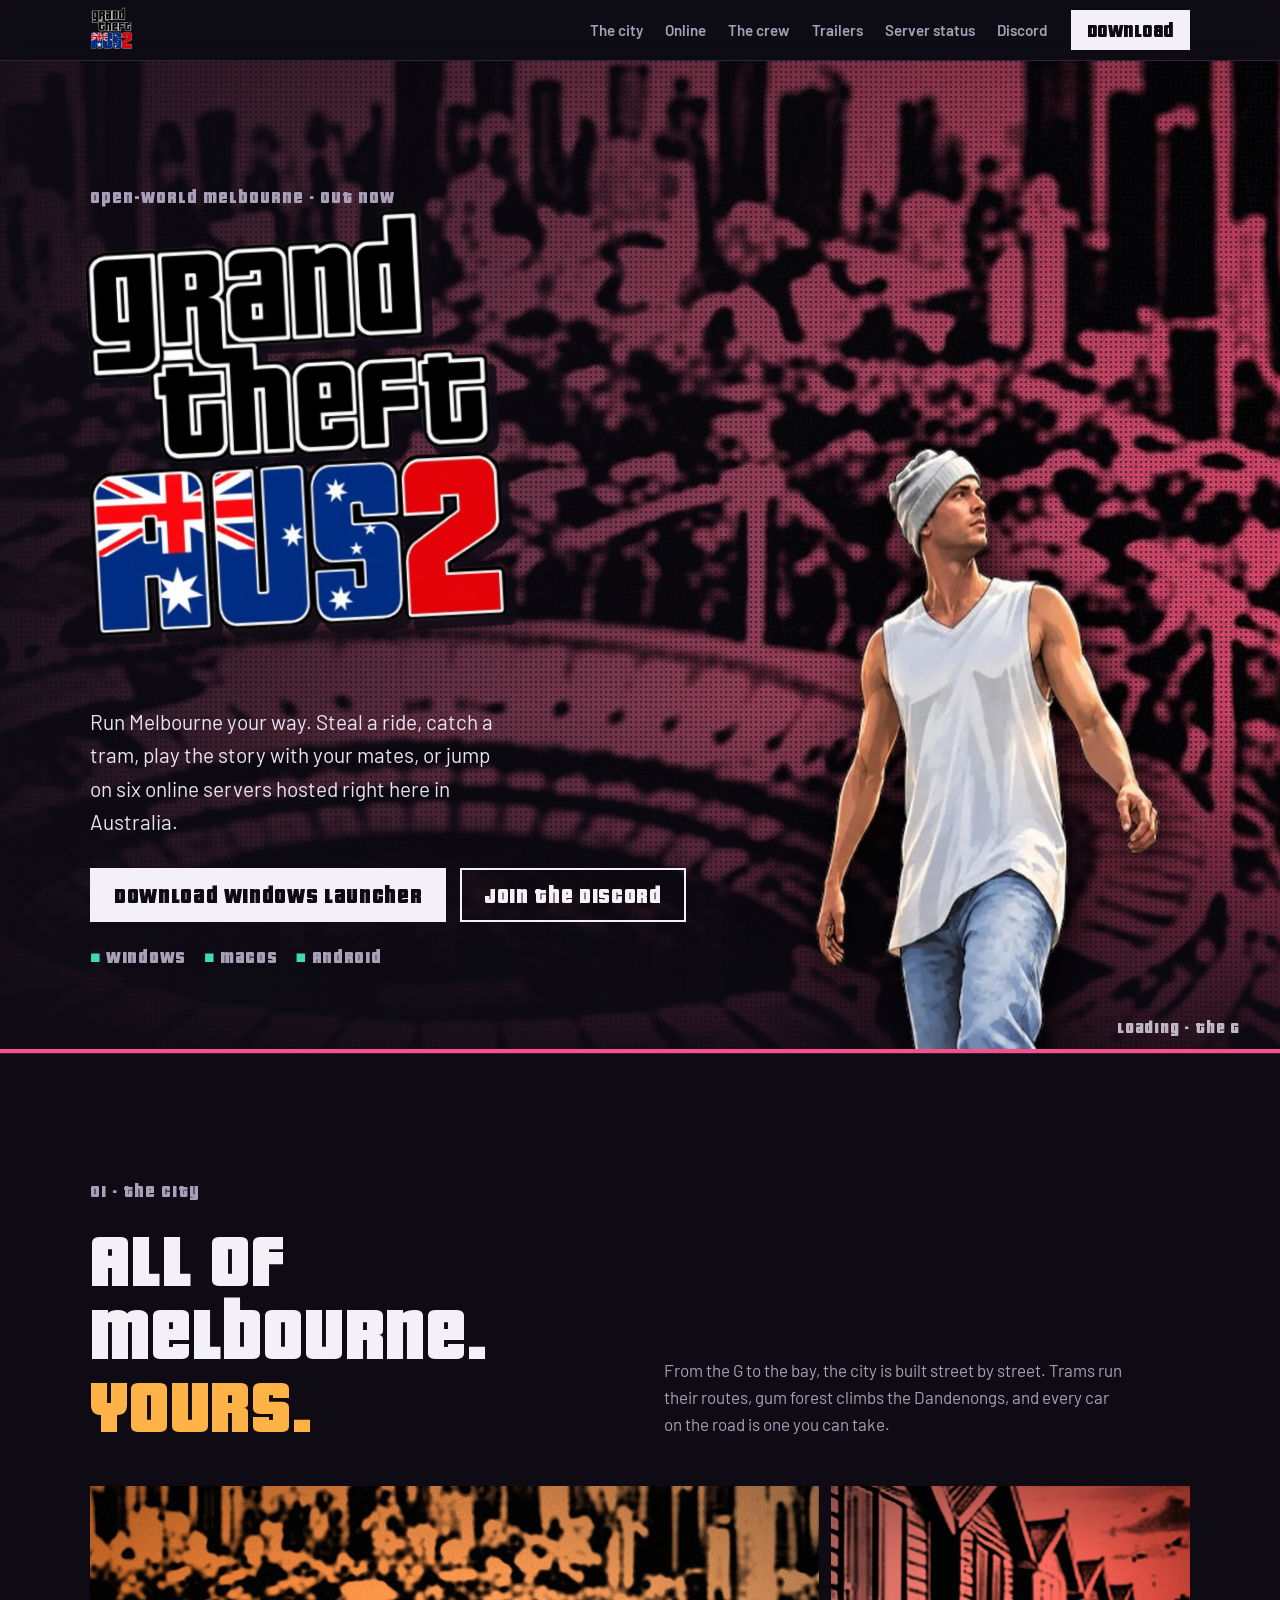
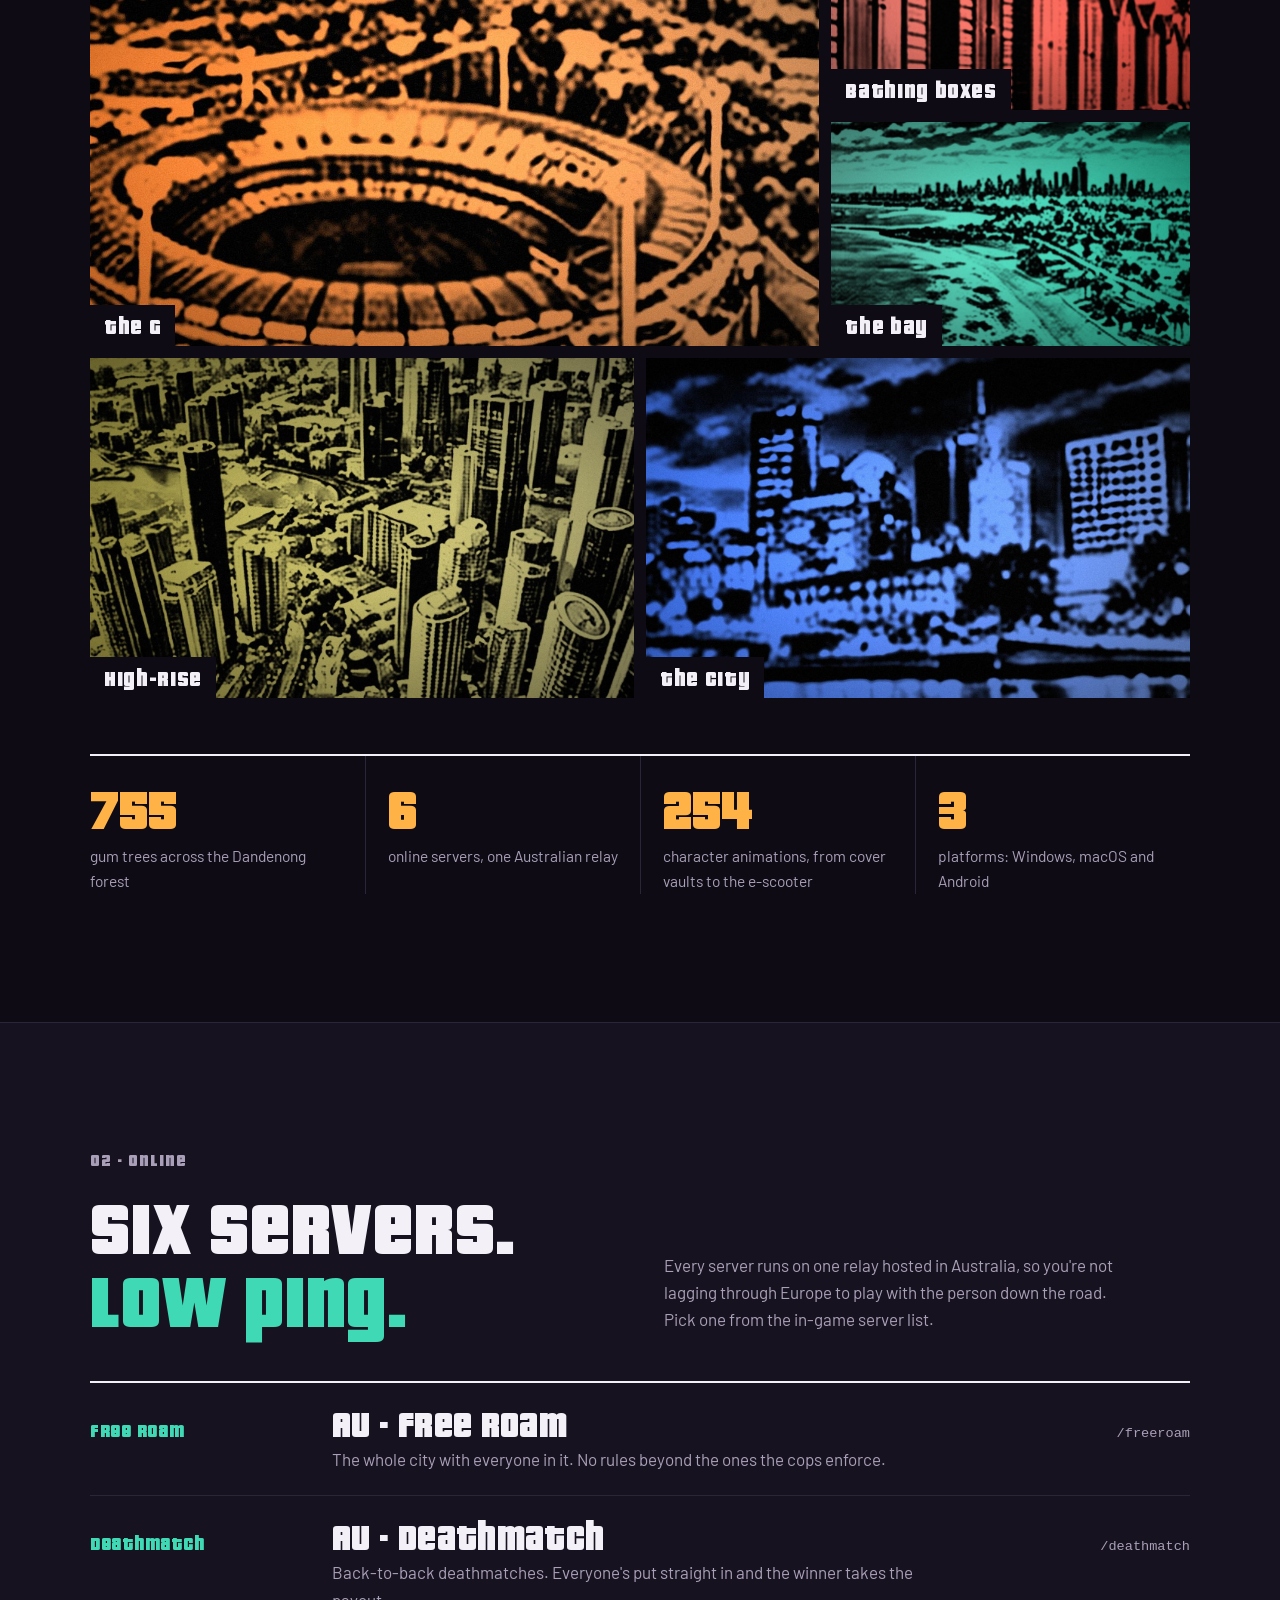
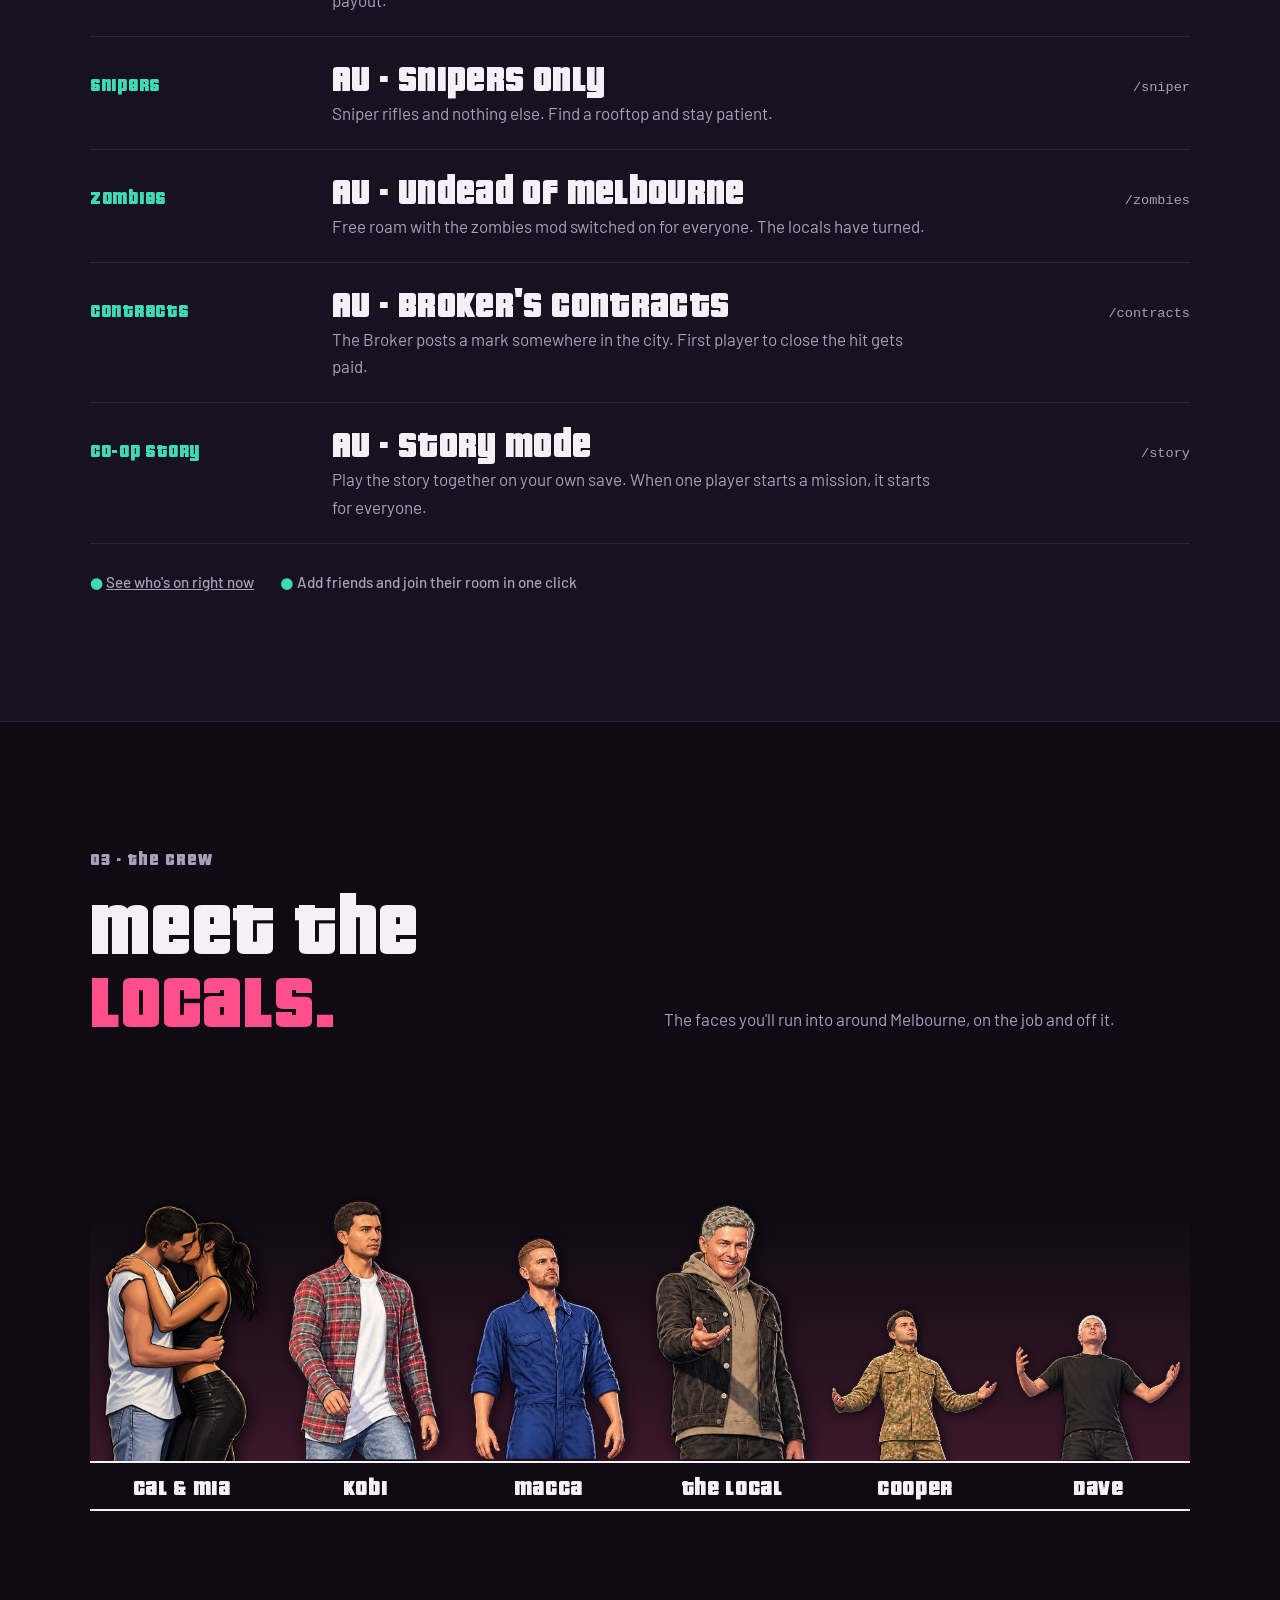
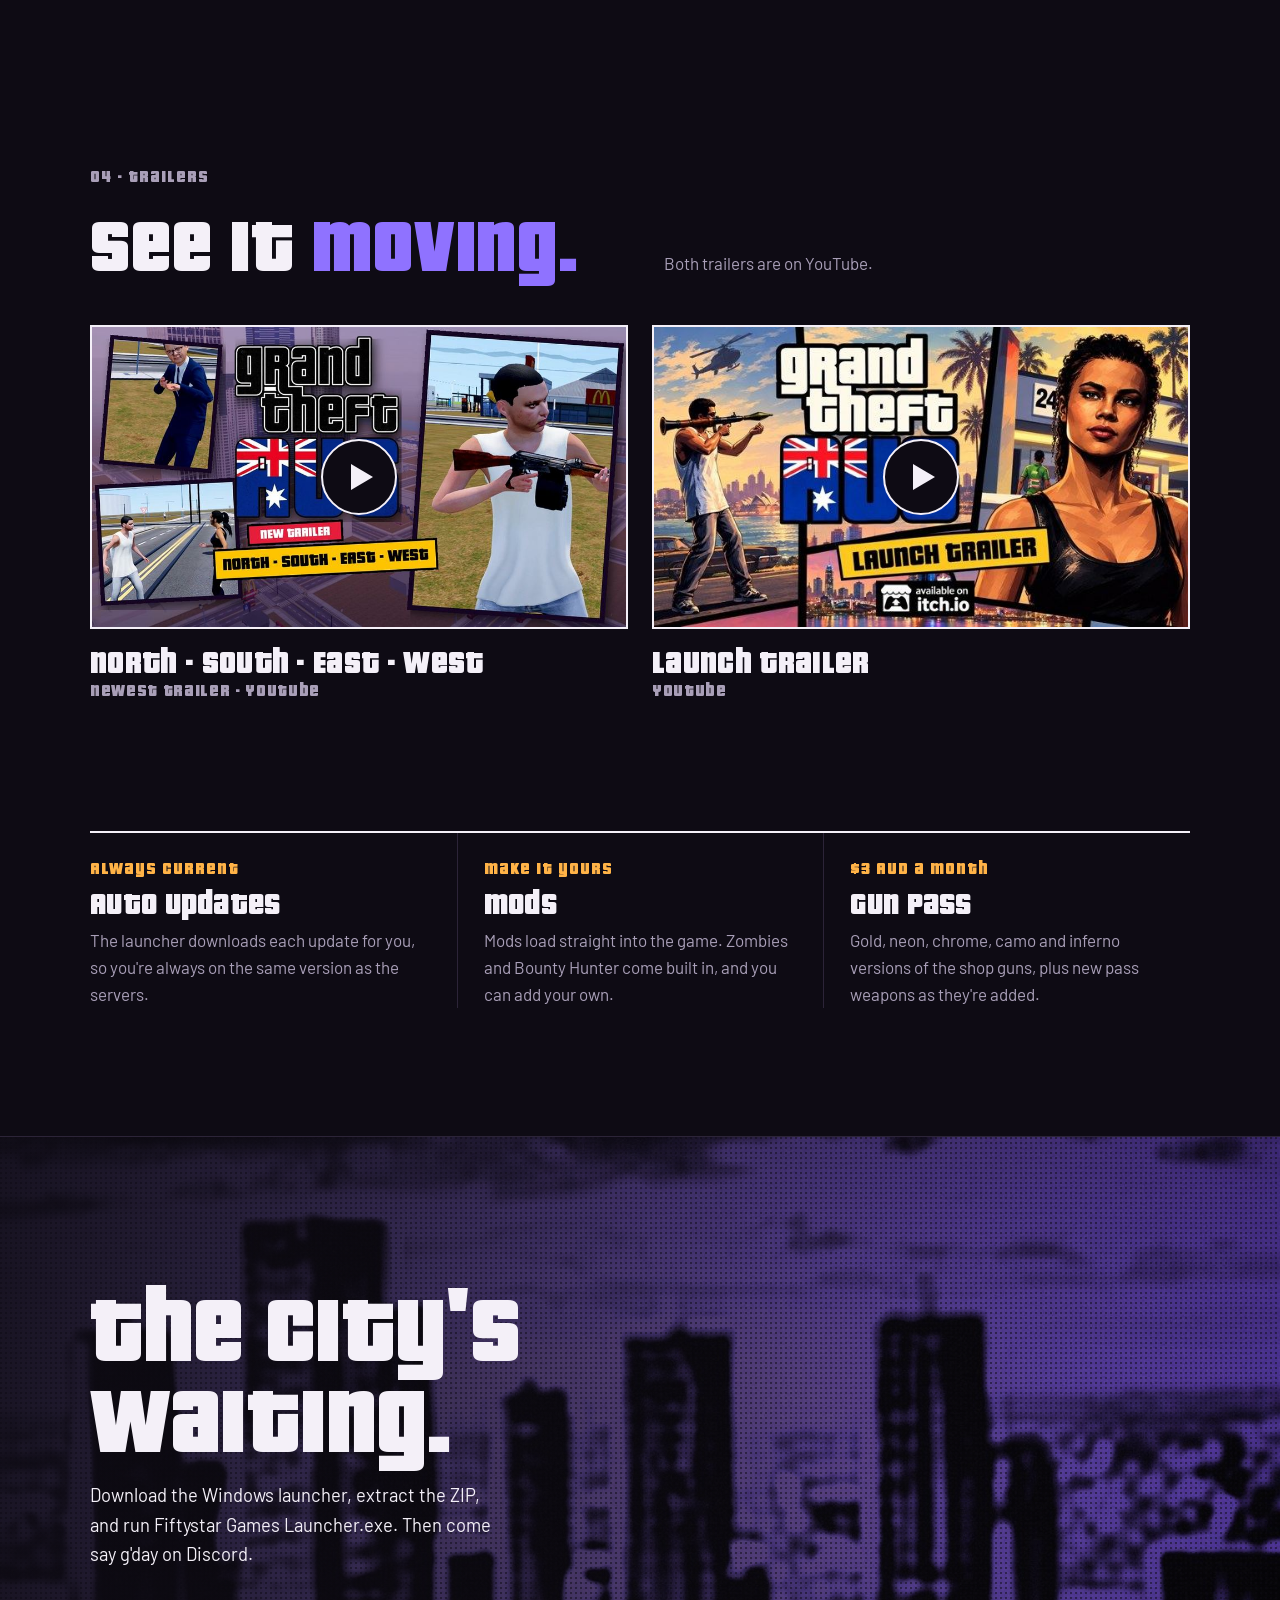
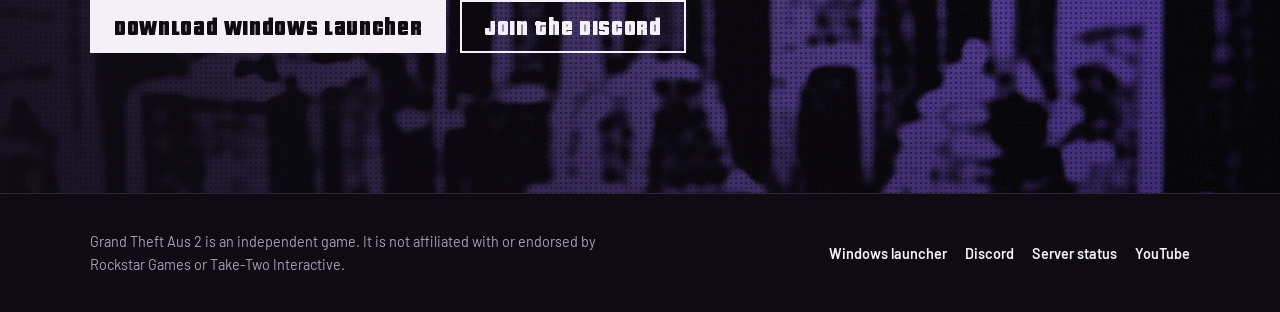
<file: index.html>
<!doctype html>
<html lang="en-AU">
<head>
<meta charset="utf-8">
<meta name="viewport" content="width=device-width, initial-scale=1, viewport-fit=cover">
<title>Grand Theft Aus 2</title>
<meta name="description" content="Grand Theft Aus 2: an open-world crime game set in Melbourne. Free roam, co-op story and six online servers hosted in Australia. Windows, macOS and Android.">
<meta property="og:title" content="Grand Theft Aus 2">
<meta property="og:description" content="Open-world Melbourne. Co-op story, deathmatch, zombies and contracts on Australian servers.">
<meta property="og:image" content="https://grandtheftaus.online/img/city_1.jpg">
<meta property="og:url" content="https://grandtheftaus.online/">
<meta name="theme-color" content="#0e0b14">
<link rel="preconnect" href="https://fonts.googleapis.com">
<link rel="preconnect" href="https://fonts.gstatic.com" crossorigin>
<link rel="stylesheet" href="https://fonts.googleapis.com/css2?family=Barlow:wght@400;500;600&display=swap">
<link rel="preload" href="fonts/pricedown.woff" as="font" type="font/woff" crossorigin>
<link rel="icon" href="img/logo.png">
<link rel="stylesheet" href="css/site.css">
</head>
<body>

<header class="nav">
  <div class="wrap">
    <a class="mark" href="#top"><img src="img/logo.png" alt="Grand Theft Aus 2" width="42" height="46"></a>
    <ul>
      <li><a href="#city">The city</a></li>
      <li><a href="#online">Online</a></li>
      <li><a href="#crew">The crew</a></li>
      <li><a href="#trailers">Trailers</a></li>
      <li><a href="status.html">Server status</a></li>
      <li><a href="https://discord.gg/K2Qsdkh7cU" target="_blank" rel="noopener">Discord</a></li>
    </ul>
    <a class="btn btn-solid btn-sm" href="Fiftystar-Games-Launcher-v2.3.0.zip" download>Download</a>
  </div>
</header>

<main id="top">
  <section class="hero" aria-label="Grand Theft Aus 2" style="padding:0">
    <div class="plates" id="plates">
      <img src="img/city_1.jpg" alt="" data-tag="The G">
      <img src="img/city_2.jpg" alt="" data-tag="The city" loading="lazy">
      <img src="img/city_3.jpg" alt="" data-tag="The bay" loading="lazy">
      <img src="img/city_6.jpg" alt="" data-tag="Bathing boxes" loading="lazy">
      <img src="img/city_7.jpg" alt="" data-tag="High-rise" loading="lazy">
      <img src="img/city_5.jpg" alt="" data-tag="Coast road" loading="lazy">
      <img src="img/city_8.jpg" alt="" data-tag="Skyline" loading="lazy">
      <img src="img/city_4.jpg" alt="" data-tag="The G" loading="lazy">
    </div>
    <div class="wrap">
      <div class="hero-copy">
        <p class="eyebrow">Open-world Melbourne · Out now</p>
        <h1><img src="img/logo.png" alt="Grand Theft Aus" width="430" height="472"></h1>
        <p class="lede">Run Melbourne your way. Steal a ride, catch a tram, play the story with your mates, or jump on six online servers hosted right here in Australia.</p>
        <div class="ctas">
          <a class="btn btn-solid" href="Fiftystar-Games-Launcher-v2.3.0.zip" download>Download Windows launcher</a>
          <a class="btn btn-ghost" href="https://discord.gg/sUFKsc4ndh" target="_blank" rel="noopener">Join the Discord</a>
        </div>
        <div class="platforms"><span>Windows</span><span>macOS</span><span>Android</span></div>
      </div>
      <img class="hero-char" src="img/cal.webp" alt="Cal walking" width="560" height="760">
    </div>
    <span class="plate-tag" id="plateTag" aria-hidden="true">Loading · The G</span>
    <div class="loadbar" aria-hidden="true"><i id="bar"></i></div>
  </section>

  <section class="city" id="city">
    <div class="wrap">
      <div class="head">
        <p class="eyebrow">01 · The city</p>
        <h2>All of Melbourne. <em>Yours.</em></h2>
        <p>From the G to the bay, the city is built street by street. Trams run their routes, gum forest climbs the Dandenongs, and every car on the road is one you can take.</p>
      </div>
      <div class="tiles">
        <figure class="tile"><img src="img/city_4.jpg" alt="The MCG in orange duotone" loading="lazy"><figcaption>The G</figcaption></figure>
        <figure class="tile"><img src="img/city_6.jpg" alt="A row of beach bathing boxes" loading="lazy"><figcaption>Bathing boxes</figcaption></figure>
        <figure class="tile"><img src="img/city_3.jpg" alt="The coastline and city skyline across the bay" loading="lazy"><figcaption>The bay</figcaption></figure>
        <figure class="tile"><img src="img/city_7.jpg" alt="Apartment towers from above" loading="lazy"><figcaption>High-rise</figcaption></figure>
        <figure class="tile"><img src="img/city_2.jpg" alt="City buildings at night" loading="lazy"><figcaption>The city</figcaption></figure>
      </div>
      <div class="facts">
        <div class="fact"><strong>755</strong><span>gum trees across the Dandenong forest</span></div>
        <div class="fact"><strong>6</strong><span>online servers, one Australian relay</span></div>
        <div class="fact"><strong>254</strong><span>character animations, from cover vaults to the e-scooter</span></div>
        <div class="fact"><strong>3</strong><span>platforms: Windows, macOS and Android</span></div>
      </div>
    </div>
  </section>

  <section class="online" id="online">
    <div class="wrap">
      <div class="head">
        <p class="eyebrow">02 · Online</p>
        <h2>Six servers. <em>Low ping.</em></h2>
        <p>Every server runs on one relay hosted in Australia, so you're not lagging through Europe to play with the person down the road. Pick one from the in-game server list.</p>
      </div>
      <ul class="servers">
        <li class="server"><span class="tag">Free roam</span><div><h3>AU · Free Roam</h3><p>The whole city with everyone in it. No rules beyond the ones the cops enforce.</p></div><span class="room">/freeroam</span></li>
        <li class="server"><span class="tag">Deathmatch</span><div><h3>AU · Deathmatch</h3><p>Back-to-back deathmatches. Everyone's put straight in and the winner takes the payout.</p></div><span class="room">/deathmatch</span></li>
        <li class="server"><span class="tag">Snipers</span><div><h3>AU · Snipers Only</h3><p>Sniper rifles and nothing else. Find a rooftop and stay patient.</p></div><span class="room">/sniper</span></li>
        <li class="server"><span class="tag">Zombies</span><div><h3>AU · Undead of Melbourne</h3><p>Free roam with the zombies mod switched on for everyone. The locals have turned.</p></div><span class="room">/zombies</span></li>
        <li class="server"><span class="tag">Contracts</span><div><h3>AU · Broker's Contracts</h3><p>The Broker posts a mark somewhere in the city. First player to close the hit gets paid.</p></div><span class="room">/contracts</span></li>
        <li class="server"><span class="tag">Co-op story</span><div><h3>AU · Story Mode</h3><p>Play the story together on your own save. When one player starts a mission, it starts for everyone.</p></div><span class="room">/story</span></li>
      </ul>
      <div class="note"><span><a href="status.html">See who's on right now</a></span><span>Add friends and join their room in one click</span></div>
    </div>
  </section>

  <section class="crew" id="crew">
    <div class="wrap">
      <div class="head">
        <p class="eyebrow">03 · The crew</p>
        <h2>Meet the <em>locals.</em></h2>
        <p>The faces you'll run into around Melbourne, on the job and off it.</p>
      </div>
      <div class="lineup">
        <figure><img src="img/cal_mia.webp" alt="Cal and Mia" loading="lazy"><figcaption>Cal &amp; Mia</figcaption></figure>
        <figure><img src="img/kobi.webp" alt="Kobi" loading="lazy"><figcaption>Kobi</figcaption></figure>
        <figure><img src="img/macca.webp" alt="Macca" loading="lazy"><figcaption>Macca</figcaption></figure>
        <figure><img src="img/local.webp" alt="A local in a beanie" loading="lazy"><figcaption>The local</figcaption></figure>
        <figure><img src="img/cooper.webp" alt="Cooper" loading="lazy"><figcaption>Cooper</figcaption></figure>
        <figure><img src="img/dave.webp" alt="Dave" loading="lazy"><figcaption>Dave</figcaption></figure>
      </div>
    </div>
  </section>

  <section class="trailers" id="trailers">
    <div class="wrap">
      <div class="head">
        <p class="eyebrow">04 · Trailers</p>
        <h2>See it <em>moving.</em></h2>
        <p>Both trailers are on YouTube.</p>
      </div>
      <div class="reels">
        <a class="reel" href="https://youtu.be/_pbaEXQRSzY" target="_blank" rel="noopener">
          <div class="frame"><img src="img/trailer_thumb_nsew.jpg" alt="North South East West trailer thumbnail" loading="lazy"><span class="play"><i></i></span></div>
          <h3>North · South · East · West</h3><span>Newest trailer · YouTube</span>
        </a>
        <a class="reel" href="https://youtu.be/n73A-Tai1YA" target="_blank" rel="noopener">
          <div class="frame"><img src="img/trailer_thumb.jpg" alt="Launch trailer thumbnail" loading="lazy"><span class="play"><i></i></span></div>
          <h3>Launch trailer</h3><span>YouTube</span>
        </a>
      </div>
    </div>
  </section>

  <section class="extras" aria-label="More">
    <div class="wrap">
      <div class="cols">
        <div class="col"><span class="eyebrow">Always current</span><h3>Auto updates</h3><p>The launcher downloads each update for you, so you're always on the same version as the servers.</p></div>
        <div class="col"><span class="eyebrow">Make it yours</span><h3>Mods</h3><p>Mods load straight into the game. Zombies and Bounty Hunter come built in, and you can add your own.</p></div>
        <div class="col"><span class="eyebrow">$3 AUD a month</span><h3>Gun Pass</h3><p>Gold, neon, chrome, camo and inferno versions of the shop guns, plus new pass weapons as they're added.</p></div>
      </div>
    </div>
  </section>

  <section class="band" aria-label="Download">
    <img src="img/city_8.jpg" alt="" loading="lazy">
    <div class="wrap">
      <h2>The city's waiting.</h2>
      <p>Download the Windows launcher, extract the ZIP, and run Fiftystar Games Launcher.exe. Then come say g'day on Discord.</p>
      <div class="ctas">
        <a class="btn btn-solid" href="Fiftystar-Games-Launcher-v2.3.0.zip" download>Download Windows launcher</a>
        <a class="btn btn-ghost" href="https://discord.gg/K2Qsdkh7cU" target="_blank" rel="noopener">Join the Discord</a>
      </div>
    </div>
  </section>
</main>

<footer>
  <div class="wrap">
    <p>Grand Theft Aus 2 is an independent game. It is not affiliated with or endorsed by Rockstar Games or Take-Two Interactive.</p>
    <nav>
      <a href="Fiftystar-Games-Launcher-v2.3.0.zip" download>Windows launcher</a>
      <a href="https://discord.gg/sUFKsc4ndh" target="_blank" rel="noopener">Discord</a>
      <a href="status.html">Server status</a>
      <a href="https://youtu.be/_pbaEXQRSzY" target="_blank" rel="noopener">YouTube</a>
    </nav>
  </div>
</footer>

<script>
(function () {
  var imgs = document.querySelectorAll('#plates img');
  var bar = document.getElementById('bar');
  var tag = document.getElementById('plateTag');
  var still = window.matchMedia('(prefers-reduced-motion: reduce)').matches;
  if (!imgs.length) return;
  var i = 0;
  function show(n) {
    imgs.forEach(function (im) { im.classList.remove('on'); });
    void imgs[n].offsetWidth;
    imgs[n].classList.add('on');
    tag.textContent = 'Loading · ' + imgs[n].dataset.tag;
    bar.classList.remove('run'); void bar.offsetWidth; bar.classList.add('run');
  }
  document.getElementById('plates').classList.add('ready');
  show(0);
  if (still) return;
  setInterval(function () { i = (i + 1) % imgs.length; show(i); }, 7000);
})();
</script>
</body>
</html>
</file>
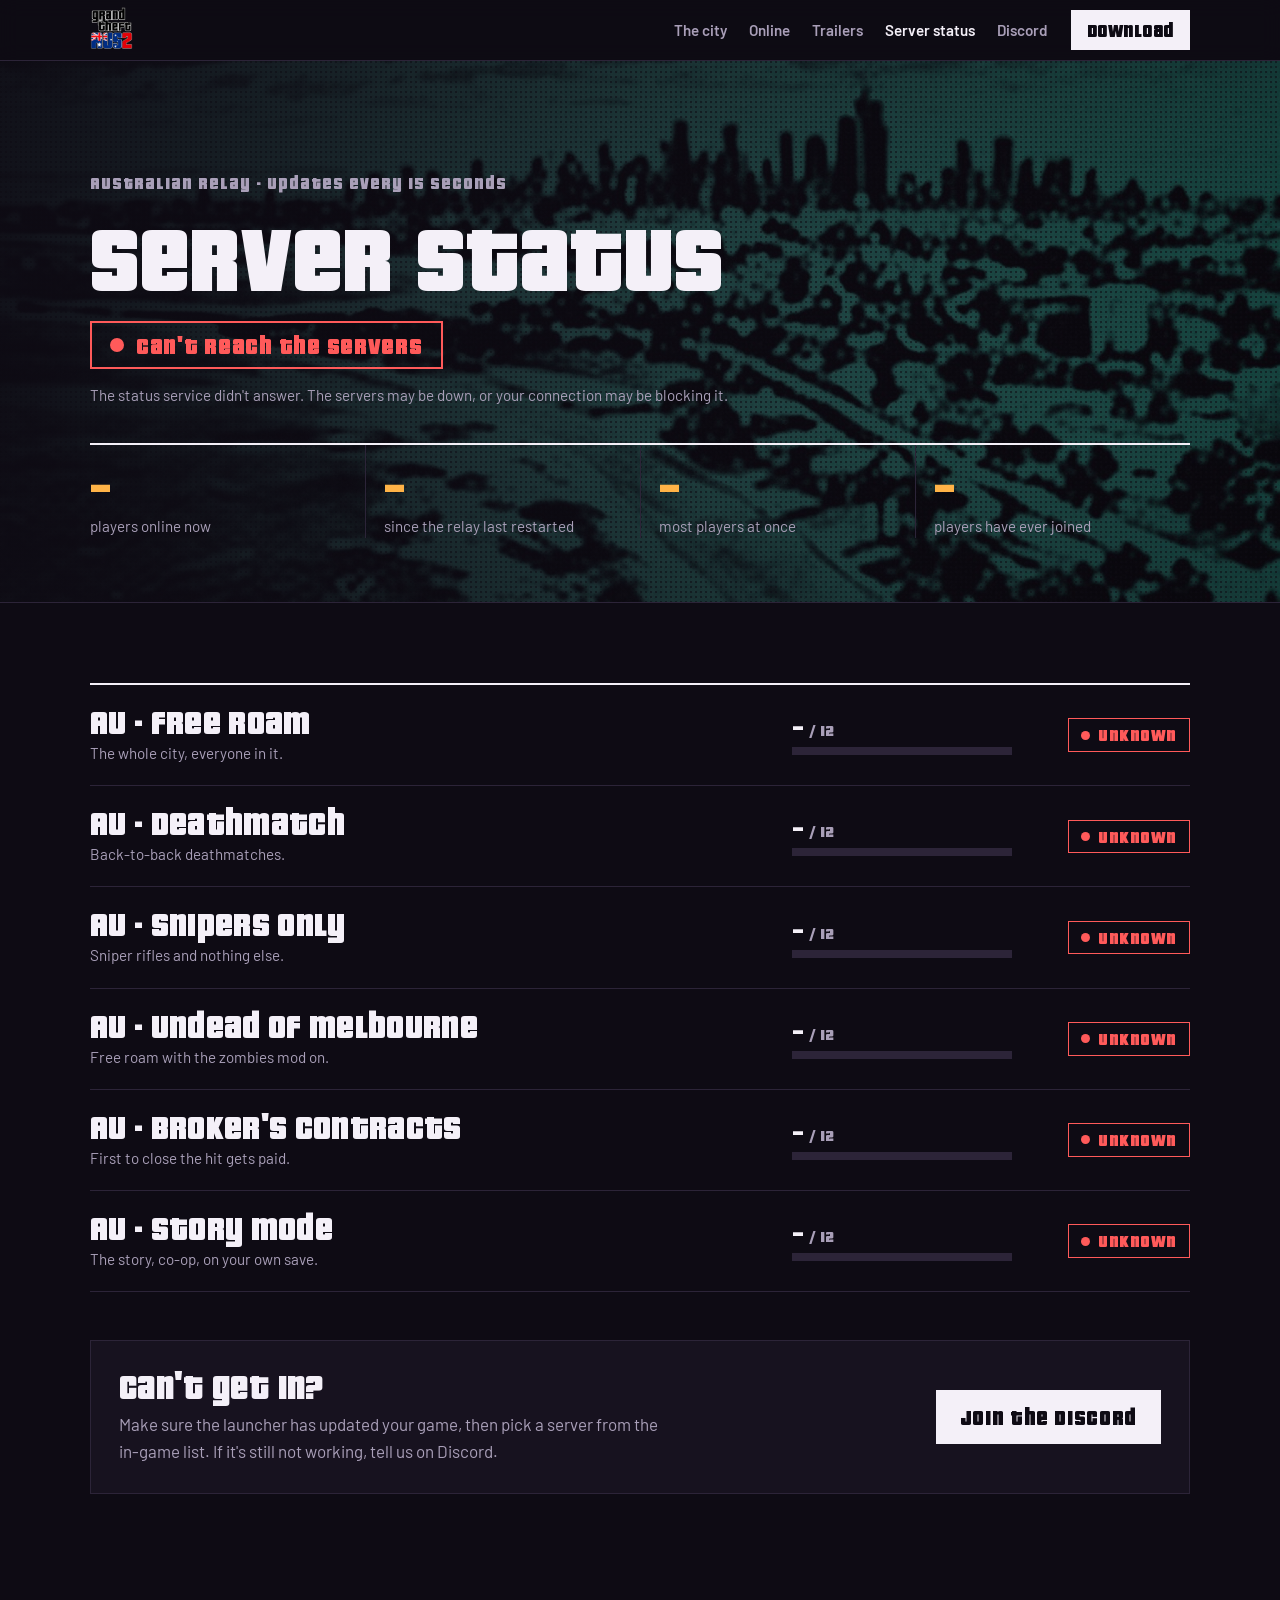
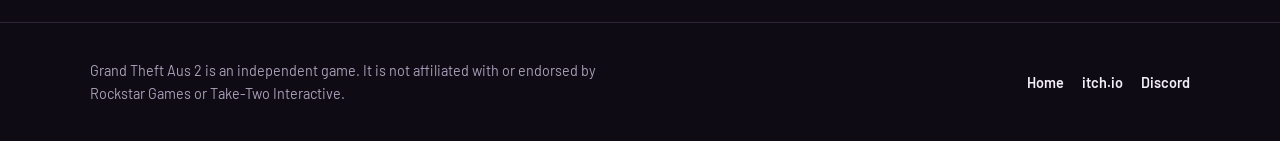
<file: status.html>
<!doctype html>
<html lang="en-AU">
<head>
<meta charset="utf-8">
<meta name="viewport" content="width=device-width, initial-scale=1, viewport-fit=cover">
<title>Server Status · Grand Theft Aus 2</title>
<meta name="description" content="Live status of the Grand Theft Aus online servers: who's on, in which room, right now.">
<meta name="theme-color" content="#0e0b14">
<link rel="preconnect" href="https://fonts.googleapis.com">
<link rel="preconnect" href="https://fonts.gstatic.com" crossorigin>
<link rel="stylesheet" href="https://fonts.googleapis.com/css2?family=Barlow:wght@400;500;600&display=swap">
<link rel="preload" href="fonts/pricedown.woff" as="font" type="font/woff" crossorigin>
<link rel="icon" href="img/logo.png">
<link rel="stylesheet" href="css/site.css">
<style>
:root { --up: #3fd9b6; --down: #ff5a5a; --wait: #a99fb8; }
.nav ul a[aria-current="page"] { color: var(--paper); }

.board { position: relative; overflow: hidden; isolation: isolate; border-bottom: 1px solid var(--line); padding-block: clamp(56px, 8vw, 96px) clamp(40px, 6vw, 64px); }
.board > img { position: absolute; inset: 0; width: 100%; height: 100%; object-fit: cover; z-index: -2; }
.board::before { content: ""; position: absolute; inset: 0; z-index: -1; background:
  radial-gradient(circle at 1px 1px, rgba(14,11,20,.55) 1px, transparent 1.6px) 0 0 / 5px 5px,
  linear-gradient(90deg, rgba(14,11,20,.95), rgba(14,11,20,.6)); }
.board h1 { font-size: clamp(3rem, 8vw, 6rem); }
.overall { display: inline-flex; align-items: center; gap: 12px; margin-top: 22px; padding: 10px 18px; border: 2px solid currentColor; font: 400 1.5rem/1 var(--display); letter-spacing: .03em; color: var(--wait); }
.overall i { width: 14px; height: 14px; border-radius: 50%; background: currentColor; }
.overall[data-state="up"] { color: var(--up); }
.overall[data-state="up"] i { animation: pulse 2s ease-in-out infinite; }
.overall[data-state="down"] { color: var(--down); }
@keyframes pulse { 50% { opacity: .35; } }
@media (prefers-reduced-motion: reduce) { .overall i { animation: none !important; } }
.updated { margin: 14px 0 0; color: var(--muted); font-size: .95rem; }

.summary { display: grid; grid-template-columns: repeat(4, minmax(0, 1fr)); border-top: 2px solid var(--paper); margin-top: 36px; }
.summary div { padding: 18px 18px 0 0; min-width: 0; }
.summary div + div { padding-left: 18px; border-left: 1px solid var(--line); }
.summary strong { display: block; font: 400 2.8rem/1 var(--display); color: var(--sun); font-variant-numeric: tabular-nums; }
.summary span { display: block; margin-top: 6px; color: var(--muted); font-size: .95rem; }
@media (max-width: 760px) { .summary { grid-template-columns: 1fr 1fr; } .summary div:nth-child(3) { padding-left: 0; border-left: 0; } .summary div { padding-bottom: 18px; } }

.rooms { list-style: none; margin: 0; padding: 0; border-top: 2px solid var(--paper); }
.room-row { display: grid; grid-template-columns: minmax(0, 1fr) 220px 150px; gap: 10px 28px; align-items: center; padding: 20px 0; border-bottom: 1px solid var(--line); }
.room-row h3 { font-size: clamp(1.6rem, 3vw, 2.1rem); }
.room-row p { margin: 4px 0 0; color: var(--muted); font-size: .95rem; }
.meter { display: grid; gap: 8px; }
.meter b { font: 400 1.5rem/1 var(--display); font-variant-numeric: tabular-nums; }
.meter b small { font-size: 1rem; color: var(--muted); }
.track { height: 8px; background: var(--line); }
.track i { display: block; height: 100%; width: 0; background: var(--bay); transition: width .6s ease; }
.chip { justify-self: end; display: inline-flex; align-items: center; gap: 8px; padding: 7px 12px; border: 1px solid currentColor; font: 400 1.1rem/1 var(--display); letter-spacing: .03em; color: var(--wait); white-space: nowrap; }
.chip::before { content: ""; width: 9px; height: 9px; border-radius: 50%; background: currentColor; }
.chip[data-state="up"] { color: var(--up); }
.chip[data-state="busy"] { color: var(--sun); }
.chip[data-state="down"] { color: var(--down); }
@media (max-width: 760px) { .room-row { grid-template-columns: minmax(0, 1fr) auto; } .meter { grid-column: 1 / -1; grid-row: 2; } .chip { grid-column: 2; grid-row: 1; } }

.help { display: grid; grid-template-columns: minmax(0, 1fr) auto; gap: 20px 40px; align-items: center; margin-top: 48px; padding: 28px; background: var(--ink-2); border: 1px solid var(--line); }
.help h2 { font-size: 2.2rem; }
.help p { margin: 8px 0 0; color: var(--muted); max-width: 56ch; }
@media (max-width: 760px) { .help { grid-template-columns: 1fr; } }
</style>
</head>
<body>

<header class="nav">
  <div class="wrap">
    <a class="mark" href="index.html"><img src="img/logo.png" alt="Grand Theft Aus" width="42" height="46"></a>
    <ul>
      <li><a href="index.html#city">The city</a></li>
      <li><a href="index.html#online">Online</a></li>
      <li><a href="index.html#trailers">Trailers</a></li>
      <li><a href="status.html" aria-current="page">Server status</a></li>
      <li><a href="https://discord.gg/sUFKsc4ndh" target="_blank" rel="noopener">Discord</a></li>
    </ul>
    <a class="btn btn-solid btn-sm" href="https://f1ftycal.itch.io/grand-theft-aus" target="_blank" rel="noopener">Download</a>
  </div>
</header>

<main>
  <section class="board" style="padding-inline:0">
    <img src="img/city_3.jpg" alt="">
    <div class="wrap">
      <p class="eyebrow">Australian relay · updates every 15 seconds</p>
      <h1>Server status</h1>
      <div class="overall" id="overall" data-state="wait" role="status" aria-live="polite"><i></i><span id="overallText">Checking the servers…</span></div>
      <p class="updated" id="updated">Waiting for the first report from the relay.</p>
      <div class="summary">
        <div><strong id="sPlayers">–</strong><span>players online now</span></div>
        <div><strong id="sUptime">–</strong><span>since the relay last restarted</span></div>
        <div><strong id="sPeak">–</strong><span id="sPeakWhen">most players at once</span></div>
        <div><strong id="sEver">–</strong><span>players have ever joined</span></div>
      </div>
    </div>
  </section>

  <section style="padding-top: clamp(48px, 7vw, 80px)">
    <div class="wrap">
      <ul class="rooms" id="rooms">
        <li class="room-row" data-room="freeroam"><div><h3>AU · Free Roam</h3><p>The whole city, everyone in it.</p></div><div class="meter"><b><span class="n">–</span> <small>/ 12</small></b><div class="track"><i></i></div></div><span class="chip" data-state="wait">Checking</span></li>
        <li class="room-row" data-room="deathmatch"><div><h3>AU · Deathmatch</h3><p>Back-to-back deathmatches.</p></div><div class="meter"><b><span class="n">–</span> <small>/ 12</small></b><div class="track"><i></i></div></div><span class="chip" data-state="wait">Checking</span></li>
        <li class="room-row" data-room="sniper"><div><h3>AU · Snipers Only</h3><p>Sniper rifles and nothing else.</p></div><div class="meter"><b><span class="n">–</span> <small>/ 12</small></b><div class="track"><i></i></div></div><span class="chip" data-state="wait">Checking</span></li>
        <li class="room-row" data-room="zombies"><div><h3>AU · Undead of Melbourne</h3><p>Free roam with the zombies mod on.</p></div><div class="meter"><b><span class="n">–</span> <small>/ 12</small></b><div class="track"><i></i></div></div><span class="chip" data-state="wait">Checking</span></li>
        <li class="room-row" data-room="contracts"><div><h3>AU · Broker's Contracts</h3><p>First to close the hit gets paid.</p></div><div class="meter"><b><span class="n">–</span> <small>/ 12</small></b><div class="track"><i></i></div></div><span class="chip" data-state="wait">Checking</span></li>
        <li class="room-row" data-room="story"><div><h3>AU · Story Mode</h3><p>The story, co-op, on your own save.</p></div><div class="meter"><b><span class="n">–</span> <small>/ 12</small></b><div class="track"><i></i></div></div><span class="chip" data-state="wait">Checking</span></li>
      </ul>

      <div class="help">
        <div>
          <h2>Can't get in?</h2>
          <p>Make sure the launcher has updated your game, then pick a server from the in-game list. If it's still not working, tell us on Discord.</p>
        </div>
        <a class="btn btn-solid" href="https://discord.gg/sUFKsc4ndh" target="_blank" rel="noopener">Join the Discord</a>
      </div>
    </div>
  </section>
</main>

<footer>
  <div class="wrap">
    <p>Grand Theft Aus 2 is an independent game. It is not affiliated with or endorsed by Rockstar Games or Take-Two Interactive.</p>
    <nav>
      <a href="index.html">Home</a>
      <a href="https://f1ftycal.itch.io/grand-theft-aus" target="_blank" rel="noopener">itch.io</a>
      <a href="https://discord.gg/sUFKsc4ndh" target="_blank" rel="noopener">Discord</a>
    </nav>
  </div>
</footer>

<script>
(function () {
  var URL = 'https://status.grandtheftaus.online/status.json';
  var EVERY = 15000;
  var STALE = 60; // seconds without a fresh report = the relay is down
  var $ = function (id) { return document.getElementById(id); };
  var last = null;

  function ago(sec) {
    if (sec < 5) return 'just now';
    if (sec < 60) return sec + ' seconds ago';
    var m = Math.round(sec / 60);
    if (m < 60) return m + (m === 1 ? ' minute ago' : ' minutes ago');
    var h = Math.round(m / 60);
    return h + (h === 1 ? ' hour ago' : ' hours ago');
  }
  function span(sec) {
    var d = Math.floor(sec / 86400), h = Math.floor(sec % 86400 / 3600), m = Math.floor(sec % 3600 / 60);
    if (d) return d + 'd ' + h + 'h';
    if (h) return h + 'h ' + m + 'm';
    return m + 'm';
  }
  function setOverall(state, text) {
    $('overall').dataset.state = state;
    $('overallText').textContent = text;
  }
  function setRooms(fn) {
    document.querySelectorAll('.room-row').forEach(function (row) { fn(row, row.dataset.room); });
  }

  function render(s) {
    var now = Date.now() / 1000;
    var age = Math.max(0, Math.round(now - s.updated));
    var up = age <= STALE;
    var max = s.max_per_room || 12;
    var byId = {};
    (s.rooms || []).forEach(function (r) { byId[r.id] = r; });

    if (up) setOverall('up', s.players > 0 ? 'All servers up · ' + s.players + ' playing' : 'All servers up');
    else setOverall('down', 'Servers offline');
    $('updated').textContent = up ? 'Last report from the relay ' + ago(age) + '.' : 'No report from the relay for ' + ago(age).replace(' ago', '') + '. It may be restarting.';

    $('sPlayers').textContent = up ? s.players : 0;
    $('sUptime').textContent = up && s.started ? span(now - s.started) : '–';
    $('sPeak').textContent = s.peak || 0;
    $('sPeakWhen').textContent = s.peak_at ? 'most at once, ' + new Date(s.peak_at * 1000).toLocaleDateString('en-AU', { day: 'numeric', month: 'short', year: 'numeric' }) : 'most players at once';
    $('sEver').textContent = s.ever || 0;

    setRooms(function (row, id) {
      var r = byId[id];
      var n = up && r ? r.players : 0;
      row.querySelector('.n').textContent = up ? n : '–';
      row.querySelector('.track i').style.width = Math.min(100, n / max * 100) + '%';
      var chip = row.querySelector('.chip');
      var state = 'up', label = 'Online';
      if (!up || !r) { state = 'down'; label = 'Offline'; }
      else if (n >= max) { state = 'busy'; label = 'Full'; }
      else if (id === 'deathmatch' && s.deathmatch_running) { state = 'busy'; label = 'Match on'; }
      else if (id === 'contracts' && s.contract_running) { state = 'busy'; label = 'Hit posted'; }
      chip.dataset.state = state;
      chip.textContent = label;
    });
  }

  function unreachable() {
    if (last) { render(last); return; }
    setOverall('down', "Can't reach the servers");
    $('updated').textContent = "The status service didn't answer. The servers may be down, or your connection may be blocking it.";
    setRooms(function (row) {
      var chip = row.querySelector('.chip');
      chip.dataset.state = 'down'; chip.textContent = 'Unknown';
    });
  }

  function poll() {
    fetch(URL + '?t=' + Date.now(), { cache: 'no-store' })
      .then(function (r) { if (!r.ok) throw new Error(r.status); return r.json(); })
      .then(function (s) { last = s; render(s); })
      .catch(unreachable);
  }
  poll();
  setInterval(poll, EVERY);
  setInterval(function () { if (last) render(last); }, 5000); // keep "x seconds ago" honest between polls
})();
</script>
</body>
</html>
</file>
<file: css/site.css>
@font-face { font-family: "Pricedown"; src: url("../fonts/pricedown.woff") format("woff"); font-weight: 400 900; font-display: swap; }
/* Layout: a screen-print poster - full-bleed duotone city plates, giant condensed type, each section takes one ink from the game's loading screens. */
:root {
  --ink: #0e0b14;          /* night, violet-biased black */
  --ink-2: #17121f;        /* raised panels */
  --line: #2c2438;
  --paper: #f4f0f8;        /* text */
  --muted: #a99fb8;
  --hot: #ff4f8b;          /* MCG pink */
  --bay: #3fd9b6;          /* bay teal */
  --sun: #ffb347;          /* G orange */
  --dusk: #8f72ff;         /* skyline violet */
  --display: "Pricedown", Impact, "Arial Black", sans-serif;
  --body: "Barlow", "Segoe UI", system-ui, sans-serif;
  --mono: "Pricedown", Impact, "Arial Black", sans-serif;
  --wrap: 1180px;
  --gutter: clamp(16px, 4vw, 40px);
  color-scheme: dark;
}
*, *::before, *::after { box-sizing: border-box; }
html { scroll-behavior: smooth; }
@media (prefers-reduced-motion: reduce) { html { scroll-behavior: auto; } }
body {
  margin: 0;
  background: var(--ink);
  color: var(--paper);
  font: 400 1.0625rem/1.6 var(--body);
  -webkit-font-smoothing: antialiased;
}
img { max-width: 100%; display: block; }
a { color: inherit; }
:focus-visible { outline: 3px solid var(--sun); outline-offset: 3px; }
.wrap { max-width: var(--wrap); margin-inline: auto; padding-inline: var(--gutter); }
h1, h2, h3 { font-family: var(--display); font-weight: 400; line-height: .95; letter-spacing: .01em; margin: 0; text-wrap: balance; }
.eyebrow { font: 400 1.05rem/1 var(--mono); letter-spacing: .06em; color: var(--muted); }

/* ---- nav ---- */
.nav {
  position: sticky; top: env(safe-area-inset-top, 0px); z-index: 20;
  background: color-mix(in srgb, var(--ink) 82%, transparent);
  backdrop-filter: blur(10px); -webkit-backdrop-filter: blur(10px);
  border-bottom: 1px solid var(--line);
}
.nav .wrap { display: flex; align-items: center; gap: 24px; min-height: 60px; }
.mark { display: block; line-height: 0; }
.mark img { height: 46px; width: auto; }
.nav ul { display: flex; gap: 22px; list-style: none; margin: 0 0 0 auto; padding: 0; }
.nav ul a { text-decoration: none; font-weight: 600; font-size: .95rem; color: var(--muted); }
.nav ul a:hover { color: var(--paper); }
.btn {
  display: inline-flex; align-items: center; gap: 10px;
  font: 400 1.35rem/1 var(--display); letter-spacing: .03em;
  text-decoration: none; padding: 14px 22px; border: 2px solid var(--paper);
  transition: transform .15s ease, background .15s ease, color .15s ease;
}
.btn:hover { transform: translate(-2px, -2px); box-shadow: 4px 4px 0 var(--hot); }
.btn-solid { background: var(--paper); color: var(--ink); }
.btn-ghost { color: var(--paper); }
.btn-sm { padding: 9px 14px; font-size: 1.15rem; }
@media (max-width: 760px) { .nav ul { display: none; } .nav .btn-sm { margin-left: auto; } }

/* ---- hero: the loading screen ---- */
.hero { position: relative; overflow: hidden; border-bottom: 1px solid var(--line); isolation: isolate; }
.plates { position: absolute; inset: 0; z-index: -2; }
.plates img {
  position: absolute; inset: 0; width: 100%; height: 100%; object-fit: cover;
  opacity: 0; transition: opacity 1.4s ease; transform: scale(1.04);
}
.plates img.on { opacity: 1; animation: drift 7s linear both; }
.plates img:first-child { opacity: 1; }
.plates.ready img:first-child:not(.on) { opacity: 0; }
@keyframes drift { from { transform: scale(1.04); } to { transform: scale(1.1); } }
.hero::before { /* halftone + vignette so type reads on every plate */
  content: ""; position: absolute; inset: 0; z-index: -1;
  background:
    radial-gradient(circle at 1px 1px, rgba(14,11,20,.55) 1px, transparent 1.6px) 0 0 / 5px 5px,
    linear-gradient(90deg, rgba(14,11,20,.92) 0%, rgba(14,11,20,.55) 48%, rgba(14,11,20,.1) 100%),
    linear-gradient(0deg, rgba(14,11,20,.85) 0%, transparent 35%);
}
.hero .wrap { display: grid; grid-template-columns: minmax(0, 1.25fr) minmax(0, .75fr); align-items: end; gap: 24px; padding-block: clamp(56px, 9vw, 110px) 0; }
.hero-copy { padding-bottom: clamp(48px, 7vw, 88px); min-width: 0; }
.hero h1 { margin: 18px 0 0; line-height: 0; }
.hero h1 img { width: clamp(240px, 34vw, 430px); height: auto; filter: drop-shadow(8px 10px 0 rgba(14,11,20,.85)); transform: rotate(-3deg); transform-origin: left bottom; }
.hero p.lede { font-size: clamp(1.1rem, 1.8vw, 1.3rem); max-width: 34ch; margin: 26px 0 30px; color: #e9e2f2; }
.ctas { display: flex; flex-wrap: wrap; gap: 14px; }
.platforms { display: flex; flex-wrap: wrap; gap: 8px 18px; margin-top: 26px; font: 400 1.1rem/1 var(--mono); letter-spacing: .04em; color: var(--muted); }
.platforms span::before { content: "■ "; color: var(--bay); }
.hero-char { align-self: end; justify-self: center; max-height: 640px; width: auto; filter: drop-shadow(0 18px 40px rgba(0,0,0,.6)); }
.loadbar { position: absolute; left: 0; right: 0; bottom: 0; height: 4px; background: rgba(255,255,255,.08); }
.loadbar i { display: block; height: 100%; width: 0; background: var(--hot); }
.loadbar i.run { animation: load 7s linear both; }
@keyframes load { to { width: 100%; } }
.plate-tag { position: absolute; right: var(--gutter); bottom: 18px; font: 400 1rem/1 var(--mono); letter-spacing: .05em; color: rgba(244,240,248,.75); }
@media (max-width: 820px) {
  .hero .wrap { grid-template-columns: 1fr; }
  .hero-char { display: none; }
  .hero::before { background:
    radial-gradient(circle at 1px 1px, rgba(14,11,20,.55) 1px, transparent 1.6px) 0 0 / 5px 5px,
    linear-gradient(0deg, rgba(14,11,20,.95) 10%, rgba(14,11,20,.5) 100%); }
}
@media (prefers-reduced-motion: reduce) { .plates img, .plates img.on { animation: none; transition: none; transform: none; } .loadbar i.run { animation: none; width: 100%; } }

/* ---- sections ---- */
section { padding-block: clamp(72px, 10vw, 128px); }
.head { display: grid; grid-template-columns: minmax(0, 1fr) minmax(0, 1fr); gap: 20px 48px; align-items: end; margin-bottom: 48px; }
.head h2 { font-size: clamp(2.6rem, 6vw, 5rem); }
.head p { margin: 0; color: var(--muted); max-width: 46ch; }
.head .eyebrow { grid-column: 1 / -1; }
@media (max-width: 760px) { .head { grid-template-columns: 1fr; } }

/* the city */
.city h2 em { font-style: normal; color: var(--sun); }
.tiles { display: grid; grid-template-columns: repeat(6, minmax(0, 1fr)); gap: 12px; }
.tile { position: relative; overflow: hidden; margin: 0; background: var(--ink-2); }
.tile img { width: 100%; height: 100%; object-fit: cover; aspect-ratio: 16 / 10; transition: transform .6s ease; }
.tile:hover img { transform: scale(1.05); }
.tile figcaption { position: absolute; left: 0; bottom: 0; padding: 10px 14px; background: var(--ink); font: 400 1.35rem/1 var(--display); letter-spacing: .03em; }
.tile:nth-child(1) { grid-column: span 4; grid-row: span 2; }
.tile:nth-child(1) img { aspect-ratio: auto; }
.tile:nth-child(2), .tile:nth-child(3) { grid-column: span 2; }
.tile:nth-child(4), .tile:nth-child(5) { grid-column: span 3; }
@media (max-width: 760px) { .tiles { grid-template-columns: 1fr 1fr; } .tile:nth-child(n) { grid-column: span 1; grid-row: auto; } .tile:nth-child(1) { grid-column: span 2; } .tile:nth-child(1) img { aspect-ratio: 16 / 10; } }

.facts { display: grid; grid-template-columns: repeat(4, minmax(0, 1fr)); gap: 0; margin-top: 56px; border-top: 2px solid var(--paper); }
.fact { padding: 22px 22px 0 0; min-width: 0; }
.fact + .fact { padding-left: 22px; border-left: 1px solid var(--line); }
.fact strong { display: block; font: 400 3.6rem/1 var(--display); color: var(--sun); font-variant-numeric: tabular-nums; }
.fact span { display: block; margin-top: 8px; color: var(--muted); font-size: .97rem; }
@media (max-width: 760px) { .facts { grid-template-columns: 1fr 1fr; } .fact:nth-child(3) { padding-left: 0; border-left: 0; } .fact { padding-bottom: 22px; } }

/* online */
.online { background: var(--ink-2); border-block: 1px solid var(--line); }
.online h2 em { font-style: normal; color: var(--bay); }
.servers { list-style: none; margin: 0; padding: 0; border-top: 2px solid var(--paper); }
.server { display: grid; grid-template-columns: 210px minmax(0, 1fr) auto; gap: 8px 32px; align-items: baseline; padding: 22px 0; border-bottom: 1px solid var(--line); }
.server .tag { font: 400 1.15rem/1.2 var(--mono); letter-spacing: .04em; color: var(--bay); }
.server h3 { font-size: clamp(1.7rem, 3vw, 2.3rem); }
.server p { margin: 6px 0 0; color: var(--muted); max-width: 60ch; }
.server .room { font: 500 .85rem/1 ui-monospace, Consolas, monospace; color: var(--muted); white-space: nowrap; }
.server:hover h3 { color: var(--bay); }
@media (max-width: 760px) { .server { grid-template-columns: 1fr; } .server .room { white-space: normal; } }
.note { margin-top: 28px; display: flex; flex-wrap: wrap; gap: 10px 26px; font: 500 .95rem/1.4 var(--body); color: var(--muted); }
.note span::before { content: "● "; color: var(--bay); }

/* crew */
.crew h2 em { font-style: normal; color: var(--hot); }
.lineup { display: grid; grid-template-columns: repeat(6, minmax(0, 1fr)); align-items: end; gap: 0; border-bottom: 2px solid var(--paper); background:
  linear-gradient(0deg, color-mix(in srgb, var(--hot) 22%, transparent), transparent 70%); }
.lineup figure { margin: 0; display: flex; flex-direction: column; align-items: center; min-width: 0; }
.lineup img { width: 100%; height: clamp(180px, 30vw, 380px); object-fit: contain; object-position: bottom; transition: transform .25s ease; }
.lineup figure:hover img { transform: translateY(-8px); }
.lineup figcaption { width: 100%; text-align: center; padding: 12px 4px; background: var(--ink); border-top: 2px solid var(--paper); font: 400 1.4rem/1 var(--display); letter-spacing: .03em; }
@media (max-width: 760px) { .lineup { grid-template-columns: repeat(3, minmax(0, 1fr)); } }

/* trailers */
.trailers h2 em { font-style: normal; color: var(--dusk); }
.reels { display: grid; grid-template-columns: repeat(2, minmax(0, 1fr)); gap: 24px; }
.reel { text-decoration: none; display: block; }
.reel .frame { position: relative; overflow: hidden; border: 2px solid var(--paper); }
.reel img { width: 100%; aspect-ratio: 16 / 9; object-fit: cover; transition: transform .4s ease; }
.reel:hover img { transform: scale(1.03); }
.reel .play { position: absolute; inset: 0; display: grid; place-items: center; }
.reel .play i { width: 76px; height: 76px; border-radius: 50%; background: var(--ink); border: 2px solid var(--paper); display: grid; place-items: center; transition: background .15s ease; }
.reel .play i::after { content: ""; border-left: 22px solid var(--paper); border-block: 13px solid transparent; margin-left: 6px; }
.reel:hover .play i { background: var(--dusk); }
.reel h3 { font-size: 2rem; margin-top: 16px; }
.reel span { font: 400 1.05rem/1 var(--mono); letter-spacing: .04em; color: var(--muted); }
@media (max-width: 760px) { .reels { grid-template-columns: 1fr; } }

/* extras */
.extras { padding-top: 0; }
.cols { display: grid; grid-template-columns: repeat(3, minmax(0, 1fr)); gap: 0; border-top: 2px solid var(--paper); }
.col { padding: 26px 26px 0 0; min-width: 0; }
.col + .col { padding-left: 26px; border-left: 1px solid var(--line); }
.col h3 { font-size: 1.9rem; margin-bottom: 10px; }
.col p { margin: 0; color: var(--muted); }
.col .eyebrow { display: block; margin-bottom: 12px; color: var(--sun); }
@media (max-width: 760px) { .cols { grid-template-columns: 1fr; } .col + .col { padding-left: 0; border-left: 0; border-top: 1px solid var(--line); margin-top: 26px; } }

/* download band */
.band { position: relative; overflow: hidden; isolation: isolate; padding-block: clamp(80px, 11vw, 140px); border-top: 1px solid var(--line); }
.band > img { position: absolute; inset: 0; width: 100%; height: 100%; object-fit: cover; z-index: -2; }
.band::before { content: ""; position: absolute; inset: 0; z-index: -1; background:
  radial-gradient(circle at 1px 1px, rgba(14,11,20,.5) 1px, transparent 1.6px) 0 0 / 5px 5px,
  linear-gradient(90deg, rgba(14,11,20,.9), rgba(14,11,20,.35)); }
.band h2 { font-size: clamp(3rem, 7.5vw, 6rem); max-width: 12ch; }
.band p { max-width: 42ch; margin: 22px 0 30px; font-size: 1.15rem; }

footer { border-top: 1px solid var(--line); padding-block: 36px; color: var(--muted); font-size: .9rem; }
footer .wrap { display: flex; flex-wrap: wrap; gap: 14px 32px; justify-content: space-between; align-items: center; }
footer p { margin: 0; max-width: 70ch; }
footer nav { display: flex; flex-wrap: wrap; gap: 18px; }
footer nav a { text-decoration: none; font-weight: 600; color: var(--paper); }
footer nav a:hover { color: var(--hot); }
</file>
